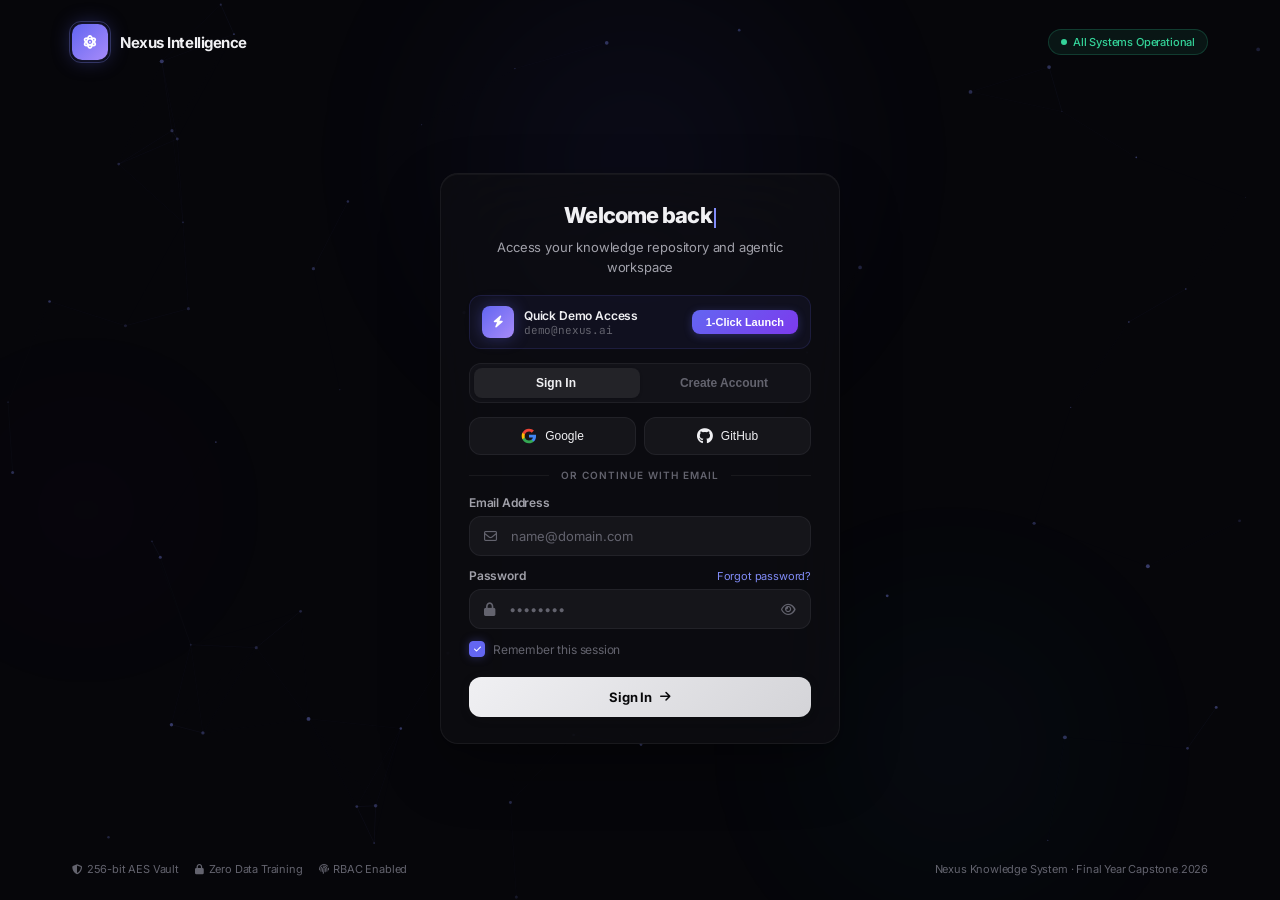
<file: frontend/login.html>
<!DOCTYPE html>
<html lang="en">
<head>
  <meta charset="UTF-8">
  <title>Sign In — Nexus Intelligence</title>
  <meta name="viewport" content="width=device-width, initial-scale=1.0">
  <link rel="preconnect" href="https://fonts.googleapis.com">
  <link rel="preconnect" href="https://fonts.gstatic.com" crossorigin>
  <link href="https://fonts.googleapis.com/css2?family=Inter:wght@300;400;500;600;700;800&family=JetBrains+Mono:wght@400;500&display=swap" rel="stylesheet">
  <link rel="stylesheet" href="https://cdnjs.cloudflare.com/ajax/libs/font-awesome/6.5.1/css/all.min.css">

  <style>
    *, *::before, *::after { margin: 0; padding: 0; box-sizing: border-box; }

    :root {
      --bg-deep: #06060a;
      --bg-card: rgba(14, 14, 18, 0.75);
      --bg-input: rgba(24, 24, 30, 0.8);
      --border-subtle: rgba(255,255,255,0.06);
      --border-hover: rgba(255,255,255,0.12);
      --text-primary: #f0f0f3;
      --text-secondary: #a1a1aa;
      --text-muted: #63636e;
      --accent: #818cf8;
      --accent-vivid: #6366f1;
      --accent-glow: rgba(99,102,241,0.35);
      --success: #34d399;
      --danger: #fb7185;
      --radius: 18px;
      --radius-sm: 12px;
    }

    body {
      min-height: 100vh;
      display: flex;
      flex-direction: column;
      align-items: center;
      justify-content: space-between;
      background: var(--bg-deep);
      color: var(--text-primary);
      font-family: 'Inter', system-ui, -apple-system, sans-serif;
      letter-spacing: -0.011em;
      overflow-x: hidden;
      overflow-y: auto;
      -webkit-font-smoothing: antialiased;
      padding: 0;
    }

    /* ── Canvas Background ── */
    #particleCanvas {
      position: fixed;
      inset: 0;
      z-index: 0;
      pointer-events: none;
    }

    /* ── Ambient Gradient Orbs ── */
    .ambient-orb {
      position: fixed;
      border-radius: 50%;
      filter: blur(100px);
      opacity: 0.3;
      pointer-events: none;
      z-index: 0;
      animation: orbFloat 20s ease-in-out infinite;
    }
    .orb-1 { width: 500px; height: 500px; background: radial-gradient(circle, var(--accent-glow), transparent 70%); top: -10%; left: 30%; animation-delay: 0s; }
    .orb-2 { width: 400px; height: 400px; background: radial-gradient(circle, rgba(56,189,248,0.2), transparent 70%); bottom: -5%; right: 10%; animation-delay: -7s; }
    .orb-3 { width: 300px; height: 300px; background: radial-gradient(circle, rgba(168,85,247,0.15), transparent 70%); top: 40%; left: -5%; animation-delay: -14s; }

    @keyframes orbFloat {
      0%, 100% { transform: translate(0, 0) scale(1); }
      33% { transform: translate(30px, -20px) scale(1.05); }
      66% { transform: translate(-20px, 15px) scale(0.95); }
    }

    /* ── Header (Clean floating logo, no frosted panel) ── */
    .site-header {
      position: relative;
      width: 100%;
      max-width: 1200px;
      z-index: 50;
      padding: 24px 32px 10px;
      display: flex;
      align-items: center;
      justify-content: space-between;
      background: transparent;
      border: none;
      backdrop-filter: none;
    }
    .logo-group {
      display: flex;
      align-items: center;
      gap: 12px;
    }
    .logo-icon {
      width: 36px; height: 36px;
      border-radius: 10px;
      background: linear-gradient(135deg, var(--accent-vivid), #a78bfa);
      display: flex;
      align-items: center;
      justify-content: center;
      color: white;
      font-size: 14px;
      box-shadow: 0 0 20px var(--accent-glow);
      animation: logoPulse 3s ease-in-out infinite;
      position: relative;
    }
    .logo-icon::after {
      content: '';
      position: absolute;
      inset: -3px;
      border-radius: 12px;
      border: 1.5px solid rgba(129,140,248,0.3);
      animation: logoRing 3s ease-in-out infinite;
    }
    @keyframes logoPulse {
      0%, 100% { box-shadow: 0 0 20px var(--accent-glow); }
      50% { box-shadow: 0 0 35px var(--accent-glow), 0 0 60px rgba(99,102,241,0.15); }
    }
    @keyframes logoRing {
      0%, 100% { transform: scale(1); opacity: 0.5; }
      50% { transform: scale(1.15); opacity: 0; }
    }
    .logo-text {
      font-weight: 700;
      font-size: 15px;
      letter-spacing: -0.03em;
    }
    .status-pill {
      display: flex;
      align-items: center;
      gap: 6px;
      padding: 5px 12px;
      border-radius: 20px;
      background: rgba(52,211,153,0.08);
      border: 1px solid rgba(52,211,153,0.2);
      font-size: 11px;
      color: var(--success);
      font-weight: 500;
    }
    .status-dot {
      width: 6px; height: 6px;
      border-radius: 50%;
      background: var(--success);
      animation: dotPulse 2s ease-in-out infinite;
    }
    @keyframes dotPulse {
      0%, 100% { opacity: 1; transform: scale(1); }
      50% { opacity: 0.5; transform: scale(0.8); }
    }

    /* ── Main Card ── */
    .card-wrapper {
      position: relative;
      z-index: 10;
      width: 100%;
      max-width: 440px;
      padding: 16px 20px;
      margin: auto 0;
      perspective: 1000px;
    }

    /* Rotating gradient border */
    .card-glow {
      position: absolute;
      inset: -1.5px;
      border-radius: calc(var(--radius) + 2px);
      background: conic-gradient(
        from var(--glow-angle, 0deg),
        transparent 0%,
        var(--accent-vivid) 10%,
        #a78bfa 20%,
        #38bdf8 30%,
        transparent 40%,
        transparent 100%
      );
      opacity: 0;
      transition: opacity 0.5s ease;
      animation: rotateBorder 4s linear infinite;
      filter: blur(1px);
    }
    .card-wrapper:hover .card-glow { opacity: 0.6; }

    @property --glow-angle {
      syntax: '<angle>';
      initial-value: 0deg;
      inherits: false;
    }
    @keyframes rotateBorder {
      to { --glow-angle: 360deg; }
    }

    .login-card {
      position: relative;
      background: var(--bg-card);
      backdrop-filter: blur(40px) saturate(1.5);
      border: 1px solid var(--border-subtle);
      border-radius: var(--radius);
      padding: 28px 28px 26px;
      box-shadow:
        0 4px 6px rgba(0,0,0,0.1),
        0 24px 60px rgba(0,0,0,0.3),
        inset 0 1px 0 rgba(255,255,255,0.04);
      transform-style: preserve-3d;
      transition: transform 0.4s cubic-bezier(0.03,0.98,0.52,0.99), box-shadow 0.4s ease;
      will-change: transform;
    }
    .login-card:hover {
      box-shadow:
        0 4px 6px rgba(0,0,0,0.1),
        0 30px 80px rgba(0,0,0,0.35),
        0 0 40px rgba(99,102,241,0.08),
        inset 0 1px 0 rgba(255,255,255,0.06);
    }

    /* ── Card Header ── */
    .card-header {
      text-align: center;
      margin-bottom: 18px;
    }
    .card-title {
      font-size: 22px;
      font-weight: 800;
      letter-spacing: -0.04em;
      margin-bottom: 6px;
      min-height: 30px;
    }
    .card-title .cursor-blink {
      display: inline-block;
      width: 2px;
      height: 20px;
      background: var(--accent);
      margin-left: 2px;
      vertical-align: text-bottom;
      animation: blink 1s step-end infinite;
    }
    @keyframes blink {
      50% { opacity: 0; }
    }
    .card-subtitle {
      font-size: 13px;
      color: var(--text-secondary);
      line-height: 1.5;
    }

    /* ── Demo Chip ── */
    .demo-chip {
      display: flex;
      align-items: center;
      justify-content: space-between;
      padding: 10px 12px;
      background: rgba(99,102,241,0.06);
      border: 1px solid rgba(99,102,241,0.15);
      border-radius: var(--radius-sm);
      margin-bottom: 14px;
      transition: all 0.3s ease;
      cursor: default;
    }
    .demo-chip:hover {
      border-color: rgba(99,102,241,0.35);
      background: rgba(99,102,241,0.1);
      transform: translateY(-1px);
    }
    .demo-chip-left {
      display: flex;
      align-items: center;
      gap: 10px;
    }
    .demo-chip-icon {
      width: 32px; height: 32px;
      border-radius: 8px;
      background: linear-gradient(135deg, var(--accent-vivid), #a78bfa);
      display: flex;
      align-items: center;
      justify-content: center;
      color: white;
      font-size: 12px;
      box-shadow: 0 0 16px var(--accent-glow);
    }
    .demo-chip-label { font-size: 12px; font-weight: 600; }
    .demo-chip-email { font-size: 11px; color: var(--text-muted); font-family: 'JetBrains Mono', monospace; }
    .demo-chip-btn {
      padding: 6px 14px;
      font-size: 11px;
      font-weight: 600;
      border: none;
      border-radius: 8px;
      background: linear-gradient(135deg, var(--accent-vivid), #7c3aed);
      color: white;
      cursor: pointer;
      transition: all 0.25s ease;
      box-shadow: 0 2px 8px rgba(99,102,241,0.3);
    }
    .demo-chip-btn:hover {
      transform: translateY(-1px);
      box-shadow: 0 4px 16px rgba(99,102,241,0.45);
    }
    .demo-chip-btn:active { transform: translateY(0); }

    /* ── Tab Switcher ── */
    .tab-bar {
      display: grid;
      grid-template-columns: 1fr 1fr;
      gap: 4px;
      padding: 4px;
      background: rgba(24,24,30,0.6);
      border: 1px solid var(--border-subtle);
      border-radius: var(--radius-sm);
      margin-bottom: 14px;
      position: relative;
    }
    .tab-slider {
      position: absolute;
      top: 4px;
      left: 4px;
      width: calc(50% - 4px);
      height: calc(100% - 8px);
      background: rgba(255,255,255,0.07);
      border-radius: 8px;
      transition: transform 0.35s cubic-bezier(0.4, 0, 0.2, 1);
      box-shadow: 0 1px 3px rgba(0,0,0,0.2);
    }
    .tab-slider.right { transform: translateX(calc(100% + 4px)); }
    .tab-btn {
      position: relative;
      z-index: 1;
      padding: 8px 0;
      font-size: 12px;
      font-weight: 600;
      border: none;
      background: transparent;
      color: var(--text-muted);
      cursor: pointer;
      transition: color 0.3s ease;
      border-radius: 8px;
    }
    .tab-btn.active { color: var(--text-primary); }
    .tab-btn:hover:not(.active) { color: var(--text-secondary); }

    /* ── SSO Buttons ── */
    .sso-row {
      display: grid;
      grid-template-columns: 1fr 1fr;
      gap: 8px;
      margin-bottom: 14px;
    }
    .sso-btn {
      display: flex;
      align-items: center;
      justify-content: center;
      gap: 8px;
      padding: 10px;
      font-size: 12px;
      font-weight: 500;
      border: 1px solid var(--border-subtle);
      border-radius: var(--radius-sm);
      background: var(--bg-input);
      color: var(--text-primary);
      cursor: pointer;
      transition: all 0.25s ease;
      position: relative;
      overflow: hidden;
    }
    .sso-btn::before {
      content: '';
      position: absolute;
      inset: 0;
      background: linear-gradient(135deg, rgba(255,255,255,0.03), transparent);
      opacity: 0;
      transition: opacity 0.25s ease;
    }
    .sso-btn:hover {
      border-color: var(--border-hover);
      transform: translateY(-1px);
      box-shadow: 0 4px 12px rgba(0,0,0,0.2);
    }
    .sso-btn:hover::before { opacity: 1; }
    .sso-btn:active { transform: translateY(0); }
    .sso-btn svg { width: 16px; height: 16px; }

    /* ── Divider ── */
    .divider {
      display: flex;
      align-items: center;
      gap: 12px;
      margin-bottom: 14px;
    }
    .divider::before, .divider::after {
      content: '';
      flex: 1;
      height: 1px;
      background: var(--border-subtle);
    }
    .divider span {
      font-size: 10px;
      font-weight: 600;
      text-transform: uppercase;
      letter-spacing: 0.1em;
      color: var(--text-muted);
    }

    /* ── Error Alert ── */
    .error-alert {
      display: none;
      align-items: flex-start;
      gap: 8px;
      padding: 12px 14px;
      border-radius: var(--radius-sm);
      background: rgba(244,63,94,0.08);
      border: 1px solid rgba(251,113,133,0.2);
      color: var(--danger);
      font-size: 12px;
      margin-bottom: 16px;
      animation: slideDown 0.3s ease-out;
    }
    .error-alert.visible { display: flex; }
    .error-alert i { margin-top: 1px; flex-shrink: 0; }
    @keyframes slideDown {
      from { opacity: 0; transform: translateY(-8px); }
      to { opacity: 1; transform: translateY(0); }
    }

    /* ── Form Fields ── */
    .form-group {
      margin-bottom: 12px;
    }
    .form-group.hidden-field {
      max-height: 0;
      opacity: 0;
      overflow: hidden;
      margin-bottom: 0;
      transition: max-height 0.4s cubic-bezier(0.4,0,0.2,1), opacity 0.3s ease, margin 0.3s ease;
    }
    .form-group.hidden-field.show {
      max-height: 100px;
      opacity: 1;
      margin-bottom: 12px;
    }
    .form-label {
      display: flex;
      align-items: center;
      justify-content: space-between;
      margin-bottom: 6px;
    }
    .form-label label {
      font-size: 12px;
      font-weight: 600;
      color: var(--text-secondary);
    }
    .form-label a {
      font-size: 11px;
      color: var(--accent);
      text-decoration: none;
      transition: color 0.2s ease;
    }
    .form-label a:hover { color: #a5b4fc; }
    .input-wrapper {
      position: relative;
      display: flex;
      align-items: center;
      background: var(--bg-input);
      border: 1px solid var(--border-subtle);
      border-radius: var(--radius-sm);
      transition: all 0.3s ease;
      overflow: hidden;
    }
    .input-wrapper::before {
      content: '';
      position: absolute;
      bottom: 0;
      left: 50%;
      width: 0;
      height: 2px;
      background: linear-gradient(90deg, var(--accent-vivid), #a78bfa);
      transition: all 0.35s cubic-bezier(0.4,0,0.2,1);
      transform: translateX(-50%);
      border-radius: 2px;
    }
    .input-wrapper:focus-within {
      border-color: rgba(99,102,241,0.3);
      box-shadow: 0 0 0 3px rgba(99,102,241,0.08);
    }
    .input-wrapper:focus-within::before {
      width: 100%;
    }
    .input-icon {
      padding-left: 14px;
      color: var(--text-muted);
      font-size: 13px;
      transition: color 0.3s ease;
    }
    .input-wrapper:focus-within .input-icon { color: var(--accent); }
    .input-field {
      flex: 1;
      padding: 11px 14px;
      font-size: 13px;
      font-family: 'Inter', sans-serif;
      background: transparent;
      border: none;
      outline: none;
      color: var(--text-primary);
    }
    .input-field::placeholder { color: var(--text-muted); }
    .eye-toggle {
      padding: 0 14px;
      background: none;
      border: none;
      color: var(--text-muted);
      cursor: pointer;
      transition: color 0.2s ease;
      font-size: 13px;
    }
    .eye-toggle:hover { color: var(--text-secondary); }

    /* ── Strength Bar ── */
    .strength-container {
      max-height: 0;
      opacity: 0;
      overflow: hidden;
      transition: max-height 0.4s ease, opacity 0.3s ease;
    }
    .strength-container.show {
      max-height: 50px;
      opacity: 1;
      margin-top: 8px;
    }
    .strength-track {
      height: 3px;
      background: rgba(255,255,255,0.04);
      border-radius: 3px;
      display: flex;
      gap: 3px;
      overflow: hidden;
    }
    .strength-segment {
      flex: 1;
      height: 100%;
      border-radius: 3px;
      background: rgba(255,255,255,0.06);
      transition: background 0.4s ease, box-shadow 0.4s ease;
    }
    .strength-segment.weak { background: var(--danger); box-shadow: 0 0 8px rgba(251,113,133,0.3); }
    .strength-segment.medium { background: #fbbf24; box-shadow: 0 0 8px rgba(251,191,36,0.3); }
    .strength-segment.strong { background: var(--success); box-shadow: 0 0 8px rgba(52,211,153,0.3); }
    .strength-label {
      font-size: 10px;
      color: var(--text-muted);
      margin-top: 5px;
      transition: color 0.3s ease;
    }

    /* ── Checkbox ── */
    .remember-row {
      display: flex;
      align-items: center;
      gap: 8px;
      margin-bottom: 20px;
    }
    .custom-checkbox {
      position: relative;
      width: 16px;
      height: 16px;
      cursor: pointer;
    }
    .custom-checkbox input {
      position: absolute;
      opacity: 0;
      width: 100%;
      height: 100%;
      cursor: pointer;
    }
    .custom-checkbox .checkmark {
      width: 16px; height: 16px;
      border-radius: 4px;
      border: 1.5px solid rgba(255,255,255,0.15);
      background: var(--bg-input);
      display: flex;
      align-items: center;
      justify-content: center;
      transition: all 0.25s ease;
    }
    .custom-checkbox .checkmark i {
      font-size: 8px;
      color: white;
      opacity: 0;
      transform: scale(0.5);
      transition: all 0.2s ease;
    }
    .custom-checkbox input:checked + .checkmark {
      background: var(--accent-vivid);
      border-color: var(--accent-vivid);
      box-shadow: 0 0 10px var(--accent-glow);
    }
    .custom-checkbox input:checked + .checkmark i {
      opacity: 1;
      transform: scale(1);
    }
    .remember-row span {
      font-size: 12px;
      color: var(--text-muted);
      cursor: pointer;
    }

    /* ── Submit Button ── */
    .submit-btn {
      position: relative;
      width: 100%;
      padding: 12px;
      font-size: 13px;
      font-weight: 700;
      font-family: 'Inter', sans-serif;
      letter-spacing: -0.01em;
      border: none;
      border-radius: var(--radius-sm);
      cursor: pointer;
      overflow: hidden;
      transition: all 0.3s ease;
      display: flex;
      align-items: center;
      justify-content: center;
      gap: 8px;
      background: linear-gradient(135deg, #f0f0f3, #d4d4d8);
      color: #09090b;
      box-shadow: 0 2px 10px rgba(0,0,0,0.2), 0 0 20px rgba(255,255,255,0.03);
    }
    .submit-btn::before {
      content: '';
      position: absolute;
      top: 0;
      left: -100%;
      width: 100%;
      height: 100%;
      background: linear-gradient(90deg, transparent, rgba(255,255,255,0.3), transparent);
      transition: left 0.5s ease;
    }
    .submit-btn:hover {
      transform: translateY(-1px);
      box-shadow: 0 4px 20px rgba(0,0,0,0.3), 0 0 30px rgba(255,255,255,0.05);
    }
    .submit-btn:hover::before { left: 100%; }
    .submit-btn:active { transform: translateY(0); }
    .submit-btn:disabled { opacity: 0.7; cursor: not-allowed; transform: none; }
    .submit-btn .arrow { transition: transform 0.3s ease; }
    .submit-btn:hover .arrow { transform: translateX(3px); }

    /* ── Success Overlay ── */
    .success-overlay {
      position: fixed;
      inset: 0;
      z-index: 1000;
      display: none;
      align-items: center;
      justify-content: center;
      background: rgba(6,6,10,0.85);
      backdrop-filter: blur(20px);
    }
    .success-overlay.active { display: flex; }
    .success-content {
      text-align: center;
      animation: successPop 0.5s cubic-bezier(0.175, 0.885, 0.32, 1.275);
    }
    .success-icon {
      width: 80px; height: 80px;
      border-radius: 50%;
      background: linear-gradient(135deg, var(--accent-vivid), #a78bfa);
      display: flex;
      align-items: center;
      justify-content: center;
      margin: 0 auto 20px;
      box-shadow: 0 0 40px var(--accent-glow), 0 0 80px rgba(99,102,241,0.15);
    }
    .success-icon i { font-size: 32px; color: white; }
    .success-text { font-size: 20px; font-weight: 700; margin-bottom: 6px; }
    .success-sub { font-size: 13px; color: var(--text-secondary); }
    @keyframes successPop {
      from { opacity: 0; transform: scale(0.8) translateY(20px); }
      to { opacity: 1; transform: scale(1) translateY(0); }
    }

    /* ── Confetti Canvas ── */
    #confettiCanvas {
      position: fixed;
      inset: 0;
      z-index: 1001;
      pointer-events: none;
    }

    /* ── Footer ── */
    .site-footer {
      position: relative;
      width: 100%;
      max-width: 1200px;
      z-index: 10;
      padding: 16px 32px 24px;
      display: flex;
      align-items: center;
      justify-content: space-between;
      font-size: 11px;
      color: var(--text-muted);
      border: none;
      background: transparent;
      backdrop-filter: none;
    }
    .trust-badges {
      display: flex;
      gap: 16px;
    }
    .trust-badge {
      display: flex;
      align-items: center;
      gap: 5px;
    }
    .trust-badge i { color: var(--text-muted); font-size: 10px; }

    /* ── Staggered Entrance ── */
    .stagger { opacity: 0; transform: translateY(12px); animation: staggerIn 0.5s ease forwards; }
    .stagger-1 { animation-delay: 0.1s; }
    .stagger-2 { animation-delay: 0.2s; }
    .stagger-3 { animation-delay: 0.3s; }
    .stagger-4 { animation-delay: 0.4s; }
    .stagger-5 { animation-delay: 0.5s; }
    .stagger-6 { animation-delay: 0.6s; }
    .stagger-7 { animation-delay: 0.7s; }
    @keyframes staggerIn {
      to { opacity: 1; transform: translateY(0); }
    }

    /* ── Shake ── */
    @keyframes shake {
      10%, 90% { transform: translate3d(-1px, 0, 0); }
      20%, 80% { transform: translate3d(2px, 0, 0); }
      30%, 50%, 70% { transform: translate3d(-3px, 0, 0); }
      40%, 60% { transform: translate3d(3px, 0, 0); }
    }
    .shake-it { animation: shake 0.4s cubic-bezier(.36,.07,.19,.97) both; }

    /* ── Responsive ── */
    @media (max-width: 480px) {
      .site-header { padding: 16px 20px 8px; }
      .site-footer { padding: 12px 20px 20px; flex-direction: column; gap: 8px; text-align: center; }
      .login-card { padding: 22px 18px 20px; }
      .card-title { font-size: 19px; }
      .trust-badges { flex-direction: column; gap: 4px; }
    }

    /* ── Custom Spaceship Cursor & FX ── */
    html, body, button, a, input, select, textarea, [role="button"], label {
      cursor: none !important;
    }

    @media (pointer: coarse) {
      html, body, button, a, input, select, textarea, [role="button"], label {
        cursor: auto !important;
      }
      #spaceshipCursor, #cursorTrailCanvas {
        display: none !important;
      }
    }

    #cursorTrailCanvas {
      position: fixed;
      top: 0;
      left: 0;
      width: 100vw;
      height: 100vh;
      pointer-events: none;
      z-index: 9998;
    }

    #spaceshipCursor {
      position: fixed;
      top: 0;
      left: 0;
      width: 32px;
      height: 32px;
      margin-left: -16px;
      margin-top: -16px;
      pointer-events: none;
      z-index: 9999;
      transform: translate3d(-100px, -100px, 0);
      opacity: 0;
      transition: opacity 0.3s cubic-bezier(0.16, 1, 0.3, 1);
      will-change: transform;
    }

    #spaceshipCursor.active {
      opacity: 1;
    }

    .ship-wrapper {
      position: relative;
      width: 100%;
      height: 100%;
      transform-origin: 50% 50%;
      will-change: transform;
    }

    .ship-model {
      width: 100%;
      height: 100%;
      display: block;
      filter: drop-shadow(0 0 5px rgba(99, 102, 241, 0.75)) drop-shadow(0 0 12px rgba(56, 189, 248, 0.45));
      transition: transform 0.2s cubic-bezier(0.175, 0.885, 0.32, 1.275), filter 0.2s ease;
    }

    /* Reticle ring around craft when hovering interactive items */
    .ship-reticle {
      position: absolute;
      inset: -6px;
      border: 1px dashed rgba(56, 189, 248, 0.7);
      border-radius: 50%;
      opacity: 0;
      transform: scale(0.6) rotate(0deg);
      transition: opacity 0.25s ease, transform 0.25s cubic-bezier(0.175, 0.885, 0.32, 1.275);
      animation: spinReticle 6s linear infinite;
      box-shadow: 0 0 10px rgba(56, 189, 248, 0.2);
    }

    @keyframes spinReticle {
      to { transform: scale(1) rotate(360deg); }
    }

    #spaceshipCursor.hovering .ship-reticle {
      opacity: 1;
      transform: scale(1) rotate(45deg);
    }

    #spaceshipCursor.hovering .ship-model {
      transform: scale(1.22);
      filter: drop-shadow(0 0 8px rgba(56, 189, 248, 0.95)) drop-shadow(0 0 20px rgba(129, 140, 248, 0.85));
    }

    /* Animated ion engine flame */
    .ship-thruster {
      position: absolute;
      bottom: -3px;
      left: 50%;
      transform: translateX(-50%);
      width: 8px;
      height: 12px;
      background: linear-gradient(to bottom, #38bdf8, #818cf8 60%, transparent);
      border-radius: 50%;
      filter: blur(1px);
      opacity: 0.85;
      animation: flamePulse 0.12s ease-in-out infinite alternate;
      pointer-events: none;
    }

    #spaceshipCursor.hovering .ship-thruster {
      height: 18px;
      width: 10px;
      opacity: 1;
      background: linear-gradient(to bottom, #67e8f9, #c084fc 70%, transparent);
    }

    @keyframes flamePulse {
      0% { transform: translateX(-50%) scaleY(0.85); opacity: 0.75; }
      100% { transform: translateX(-50%) scaleY(1.35); opacity: 1; }
    }

    /* Mini warp shockwave on click */
    .warp-wave {
      position: fixed;
      width: 14px;
      height: 14px;
      border-radius: 50%;
      border: 1.5px solid #38bdf8;
      pointer-events: none;
      z-index: 9997;
      transform: translate(-50%, -50%) scale(0.5);
      animation: warpExpand 0.4s cubic-bezier(0.1, 0.8, 0.3, 1) forwards;
      box-shadow: 0 0 12px rgba(56, 189, 248, 0.7);
    }

    @keyframes warpExpand {
      0% {
        transform: translate(-50%, -50%) scale(0.5);
        opacity: 1;
        border-color: #67e8f9;
      }
      100% {
        transform: translate(-50%, -50%) scale(5);
        opacity: 0;
        border-color: #a855f7;
      }
    }
  </style>
</head>
<body>

  <!-- Custom Spaceship Cursor & Ion Plume Trail Canvas -->
  <canvas id="cursorTrailCanvas"></canvas>
  <div id="spaceshipCursor">
    <div class="ship-reticle"></div>
    <div class="ship-wrapper" id="shipWrapper">
      <svg class="ship-model" viewBox="0 0 32 32" fill="none" xmlns="http://www.w3.org/2000/svg">
        <defs>
          <linearGradient id="shipHull" x1="16" y1="2" x2="16" y2="28" gradientUnits="userSpaceOnUse">
            <stop offset="0%" stop-color="#ffffff" />
            <stop offset="45%" stop-color="#cbd5e1" />
            <stop offset="100%" stop-color="#334155" />
          </linearGradient>
          <linearGradient id="shipWing" x1="16" y1="10" x2="16" y2="28" gradientUnits="userSpaceOnUse">
            <stop offset="0%" stop-color="#6366f1" />
            <stop offset="60%" stop-color="#4338ca" />
            <stop offset="100%" stop-color="#1e1b4b" />
          </linearGradient>
          <linearGradient id="shipGlass" x1="16" y1="7" x2="16" y2="16" gradientUnits="userSpaceOnUse">
            <stop offset="0%" stop-color="#67e8f9" />
            <stop offset="100%" stop-color="#0284c7" />
          </linearGradient>
        </defs>

        <!-- Main Wing Delta -->
        <path d="M16 2.5 L22 16 L29 22.5 L24 23.5 L20.5 27 L16 24.5 L11.5 27 L8 23.5 L3 22.5 L10 16 Z" fill="url(#shipWing)" stroke="rgba(255,255,255,0.25)" stroke-width="0.7" stroke-linejoin="round" />

        <!-- Wing Energy Edges (Cyan glow lines) -->
        <path d="M16 2.5 L29 22.5 L24.5 23.5 L16 15 Z" fill="rgba(56, 189, 248, 0.28)" />
        <path d="M16 2.5 L3 22.5 L7.5 23.5 L16 15 Z" fill="rgba(56, 189, 248, 0.28)" />

        <!-- Center Fuselage Core -->
        <path d="M16 1.5 L19.5 14 L18 24.5 L16 23.5 L14 24.5 L12.5 14 Z" fill="url(#shipHull)" stroke="#94a3b8" stroke-width="0.5" stroke-linejoin="round" />

        <!-- Cockpit Glass Canopy -->
        <path d="M16 6.5 L18 13.5 L16 16.5 L14 13.5 Z" fill="url(#shipGlass)" />
        <path d="M15.2 8 L16 6.8 L16.8 8 L16 12 Z" fill="#ffffff" opacity="0.75" />

        <!-- Twin Thruster Engine Ports -->
        <rect x="13.2" y="24" width="1.8" height="2.5" rx="0.5" fill="#38bdf8" />
        <rect x="17" y="24" width="1.8" height="2.5" rx="0.5" fill="#38bdf8" />
      </svg>
      <div class="ship-thruster"></div>
    </div>
  </div>

  <!-- Ambient Gradient Orbs -->
  <div class="ambient-orb orb-1"></div>
  <div class="ambient-orb orb-2"></div>
  <div class="ambient-orb orb-3"></div>

  <!-- Particle Mesh Canvas -->
  <canvas id="particleCanvas"></canvas>

  <!-- Header -->
  <header class="site-header">
    <div class="logo-group">
      <div class="logo-icon"><i class="fa-solid fa-atom"></i></div>
      <span class="logo-text">Nexus Intelligence</span>
    </div>
    <div class="status-pill">
      <span class="status-dot"></span>
      All Systems Operational
    </div>
  </header>

  <!-- Success Overlay -->
  <div class="success-overlay" id="successOverlay">
    <canvas id="confettiCanvas"></canvas>
    <div class="success-content">
      <div class="success-icon"><i class="fa-solid fa-check"></i></div>
      <div class="success-text">Welcome to Nexus</div>
      <div class="success-sub">Initializing your workspace…</div>
    </div>
  </div>

  <!-- Main Card -->
  <div class="card-wrapper" id="cardWrapper">
    <div class="card-glow"></div>
    <div class="login-card" id="loginCard">

      <!-- Header -->
      <div class="card-header stagger stagger-1">
        <div class="card-title" id="cardTitle">
          <span id="typedText"></span><span class="cursor-blink" id="cursorBlink"></span>
        </div>
        <div class="card-subtitle" id="cardSubtitle">Access your knowledge repository and agentic workspace</div>
      </div>

      <!-- Demo Chip -->
      <div class="demo-chip stagger stagger-2">
        <div class="demo-chip-left">
          <div class="demo-chip-icon"><i class="fa-solid fa-bolt"></i></div>
          <div>
            <div class="demo-chip-label">Quick Demo Access</div>
            <div class="demo-chip-email">demo@nexus.ai</div>
          </div>
        </div>
        <button class="demo-chip-btn" onclick="fillAndSubmitDemo()">1-Click Launch</button>
      </div>

      <!-- Tab Switcher -->
      <div class="tab-bar stagger stagger-3">
        <div class="tab-slider" id="tabSlider"></div>
        <button class="tab-btn active" id="tabSignin" onclick="setAuthMode('signin')">Sign In</button>
        <button class="tab-btn" id="tabSignup" onclick="setAuthMode('signup')">Create Account</button>
      </div>

      <!-- SSO -->
      <div class="sso-row stagger stagger-4">
        <button class="sso-btn" onclick="simulateSSO('Google')">
          <svg viewBox="0 0 24 24">
            <path fill="#4285F4" d="M22.56 12.25c0-.78-.07-1.53-.2-2.25H12v4.26h5.92c-.26 1.37-1.04 2.53-2.21 3.31v2.77h3.57c2.08-1.92 3.28-4.74 3.28-8.09z"/>
            <path fill="#34A853" d="M12 23c2.97 0 5.46-.98 7.28-2.66l-3.57-2.77c-.98.66-2.23 1.06-3.71 1.06-2.86 0-5.29-1.93-6.16-4.53H2.18v2.84C3.99 20.53 7.7 23 12 23z"/>
            <path fill="#FBBC05" d="M5.84 14.09c-.22-.66-.35-1.36-.35-2.09s.13-1.43.35-2.09V7.06H2.18C1.43 8.55 1 10.22 1 12s.43 3.45 1.18 4.94l2.85-2.22.81-.63z"/>
            <path fill="#EA4335" d="M12 5.38c1.62 0 3.06.56 4.21 1.64l3.15-3.15C17.45 2.09 14.97 1 12 1 7.7 1 3.99 3.47 2.18 7.06l3.66 2.84c.87-2.6 3.3-4.52 6.16-4.52z"/>
          </svg>
          Google
        </button>
        <button class="sso-btn" onclick="simulateSSO('GitHub')">
          <i class="fa-brands fa-github" style="font-size:16px"></i>
          GitHub
        </button>
      </div>

      <!-- Divider -->
      <div class="divider stagger stagger-5"><span>or continue with email</span></div>

      <!-- Error Alert -->
      <div class="error-alert" id="errorAlert">
        <i class="fa-solid fa-circle-exclamation"></i>
        <span id="errorMessage">Invalid credentials</span>
      </div>

      <!-- Form -->
      <form id="authForm" onsubmit="handleAuthSubmit(event)">

        <!-- Name (signup only) -->
        <div class="form-group hidden-field" id="nameFieldGroup">
          <div class="form-label"><label>Full Name</label></div>
          <div class="input-wrapper">
            <i class="fa-regular fa-user input-icon"></i>
            <input type="text" id="nameInput" placeholder="Jane Doe" class="input-field" autocomplete="name">
          </div>
        </div>

        <!-- Email -->
        <div class="form-group stagger stagger-5">
          <div class="form-label"><label>Email Address</label></div>
          <div class="input-wrapper">
            <i class="fa-regular fa-envelope input-icon"></i>
            <input type="email" id="emailInput" required placeholder="name@domain.com" class="input-field" autocomplete="email">
          </div>
        </div>

        <!-- Password -->
        <div class="form-group stagger stagger-6">
          <div class="form-label">
            <label>Password</label>
            <a href="#" id="forgotLink" onclick="alert('Password reset instructions will be sent to your email.'); return false;">Forgot password?</a>
          </div>
          <div class="input-wrapper">
            <i class="fa-solid fa-lock input-icon"></i>
            <input type="password" id="passwordInput" required placeholder="••••••••" class="input-field" autocomplete="current-password"
                   oninput="checkPasswordStrength(this.value)">
            <button type="button" class="eye-toggle" onclick="togglePasswordVisibility()">
              <i id="eyeIcon" class="fa-regular fa-eye"></i>
            </button>
          </div>

          <!-- Strength -->
          <div class="strength-container" id="strengthContainer">
            <div class="strength-track">
              <div class="strength-segment" id="seg1"></div>
              <div class="strength-segment" id="seg2"></div>
              <div class="strength-segment" id="seg3"></div>
            </div>
            <div class="strength-label" id="strengthLabel">Minimum 6 characters</div>
          </div>
        </div>

        <!-- Remember -->
        <div class="remember-row stagger stagger-7">
          <label class="custom-checkbox">
            <input type="checkbox" id="rememberMe" checked>
            <div class="checkmark"><i class="fa-solid fa-check"></i></div>
          </label>
          <span onclick="document.getElementById('rememberMe').click()">Remember this session</span>
        </div>

        <!-- Submit -->
        <button type="submit" class="submit-btn stagger stagger-7" id="submitBtn">
          <span id="btnText">Sign In</span>
          <i class="fa-solid fa-arrow-right arrow" style="font-size:12px"></i>
        </button>
      </form>

    </div>
  </div>

  <!-- Footer -->
  <footer class="site-footer">
    <div class="trust-badges">
      <div class="trust-badge"><i class="fa-solid fa-shield-halved"></i> 256-bit AES Vault</div>
      <div class="trust-badge"><i class="fa-solid fa-lock"></i> Zero Data Training</div>
      <div class="trust-badge"><i class="fa-solid fa-fingerprint"></i> RBAC Enabled</div>
    </div>
    <div>Nexus Knowledge System · Final Year Capstone 2026</div>
  </footer>

  <script>
    /* ═══════════════════════════════════════
       CONFIGURATION
    ═══════════════════════════════════════ */
    const API_BASE = (window.location.protocol.startsWith('http') && window.location.port)
      ? window.location.origin
      : "http://127.0.0.1:8000";

    let currentMode = 'signin';

    // Redirect if logged in
    if (localStorage.getItem("nexus_user")) {
      window.location.href = "/";
    }

    /* ═══════════════════════════════════════
       PARTICLE MESH BACKGROUND
    ═══════════════════════════════════════ */
    (function initParticles() {
      const canvas = document.getElementById('particleCanvas');
      const ctx = canvas.getContext('2d');
      let particles = [];
      let mouse = { x: -1000, y: -1000 };
      let animId;

      function resize() {
        canvas.width = window.innerWidth;
        canvas.height = window.innerHeight;
      }
      resize();
      window.addEventListener('resize', resize);
      document.addEventListener('mousemove', e => { mouse.x = e.clientX; mouse.y = e.clientY; });

      const PARTICLE_COUNT = Math.min(80, Math.floor(window.innerWidth * window.innerHeight / 18000));
      const CONNECT_DIST = 140;
      const MOUSE_DIST = 200;

      class Particle {
        constructor() {
          this.x = Math.random() * canvas.width;
          this.y = Math.random() * canvas.height;
          this.vx = (Math.random() - 0.5) * 0.4;
          this.vy = (Math.random() - 0.5) * 0.4;
          this.radius = Math.random() * 1.5 + 0.5;
          this.baseAlpha = Math.random() * 0.3 + 0.1;
        }
        update() {
          this.x += this.vx;
          this.y += this.vy;
          if (this.x < 0 || this.x > canvas.width) this.vx *= -1;
          if (this.y < 0 || this.y > canvas.height) this.vy *= -1;

          // Mouse repulsion
          const dx = this.x - mouse.x;
          const dy = this.y - mouse.y;
          const dist = Math.sqrt(dx * dx + dy * dy);
          if (dist < MOUSE_DIST) {
            const force = (MOUSE_DIST - dist) / MOUSE_DIST * 0.02;
            this.vx += dx * force;
            this.vy += dy * force;
          }
          // Damping
          this.vx *= 0.99;
          this.vy *= 0.99;
        }
        draw() {
          ctx.beginPath();
          ctx.arc(this.x, this.y, this.radius, 0, Math.PI * 2);
          ctx.fillStyle = `rgba(129, 140, 248, ${this.baseAlpha})`;
          ctx.fill();
        }
      }

      for (let i = 0; i < PARTICLE_COUNT; i++) particles.push(new Particle());

      function animate() {
        ctx.clearRect(0, 0, canvas.width, canvas.height);
        particles.forEach(p => { p.update(); p.draw(); });

        // Draw connections
        for (let i = 0; i < particles.length; i++) {
          for (let j = i + 1; j < particles.length; j++) {
            const dx = particles[i].x - particles[j].x;
            const dy = particles[i].y - particles[j].y;
            const dist = Math.sqrt(dx * dx + dy * dy);
            if (dist < CONNECT_DIST) {
              const alpha = (1 - dist / CONNECT_DIST) * 0.12;
              ctx.beginPath();
              ctx.moveTo(particles[i].x, particles[i].y);
              ctx.lineTo(particles[j].x, particles[j].y);
              ctx.strokeStyle = `rgba(129, 140, 248, ${alpha})`;
              ctx.lineWidth = 0.5;
              ctx.stroke();
            }
          }
        }

        // Mouse connections
        particles.forEach(p => {
          const dx = p.x - mouse.x;
          const dy = p.y - mouse.y;
          const dist = Math.sqrt(dx * dx + dy * dy);
          if (dist < MOUSE_DIST) {
            const alpha = (1 - dist / MOUSE_DIST) * 0.25;
            ctx.beginPath();
            ctx.moveTo(p.x, p.y);
            ctx.lineTo(mouse.x, mouse.y);
            ctx.strokeStyle = `rgba(167, 139, 250, ${alpha})`;
            ctx.lineWidth = 0.8;
            ctx.stroke();
          }
        });

        animId = requestAnimationFrame(animate);
      }
      animate();
    })();

    /* ═══════════════════════════════════════
       PARALLAX TILT EFFECT
    ═══════════════════════════════════════ */
    (function initTilt() {
      const wrapper = document.getElementById('cardWrapper');
      const card = document.getElementById('loginCard');

      wrapper.addEventListener('mousemove', e => {
        const rect = wrapper.getBoundingClientRect();
        const x = (e.clientX - rect.left) / rect.width - 0.5;
        const y = (e.clientY - rect.top) / rect.height - 0.5;
        card.style.transform = `rotateY(${x * 6}deg) rotateX(${-y * 6}deg) translateZ(10px)`;
      });

      wrapper.addEventListener('mouseleave', () => {
        card.style.transform = 'rotateY(0deg) rotateX(0deg) translateZ(0px)';
      });
    })();

    /* ═══════════════════════════════════════
       TYPING EFFECT
    ═══════════════════════════════════════ */
    function typeText(text, elementId, callback) {
      const el = document.getElementById(elementId);
      el.textContent = '';
      let i = 0;
      function type() {
        if (i < text.length) {
          el.textContent += text.charAt(i);
          i++;
          setTimeout(type, 45 + Math.random() * 30);
        } else {
          // Hide cursor after typing
          setTimeout(() => {
            const cursor = document.getElementById('cursorBlink');
            if (cursor) cursor.style.opacity = '0';
          }, 1500);
          if (callback) callback();
        }
      }
      type();
    }
    // Start typing on load
    window.addEventListener('load', () => {
      typeText('Welcome back', 'typedText');
    });

    /* ═══════════════════════════════════════
       AUTH MODE SWITCHER
    ═══════════════════════════════════════ */
    function setAuthMode(mode) {
      currentMode = mode;
      hideError();

      const slider = document.getElementById('tabSlider');
      const tabIn = document.getElementById('tabSignin');
      const tabUp = document.getElementById('tabSignup');
      const nameGroup = document.getElementById('nameFieldGroup');
      const strengthC = document.getElementById('strengthContainer');
      const forgotLink = document.getElementById('forgotLink');
      const subtitle = document.getElementById('cardSubtitle');
      const btnText = document.getElementById('btnText');
      const cursor = document.getElementById('cursorBlink');

      if (mode === 'signin') {
        slider.classList.remove('right');
        tabIn.classList.add('active');
        tabUp.classList.remove('active');
        nameGroup.classList.remove('show');
        strengthC.classList.remove('show');
        forgotLink.style.display = '';
        subtitle.textContent = 'Access your knowledge repository and agentic workspace';
        btnText.textContent = 'Sign In';

        cursor.style.opacity = '1';
        typeText('Welcome back', 'typedText');
      } else {
        slider.classList.add('right');
        tabUp.classList.add('active');
        tabIn.classList.remove('active');
        nameGroup.classList.add('show');
        strengthC.classList.add('show');
        forgotLink.style.display = 'none';
        subtitle.textContent = 'Start chatting with your documents in seconds';
        btnText.textContent = 'Create Account';

        cursor.style.opacity = '1';
        typeText('Create an account', 'typedText');
      }
    }

    /* ═══════════════════════════════════════
       PASSWORD VISIBILITY
    ═══════════════════════════════════════ */
    function togglePasswordVisibility() {
      const pwd = document.getElementById('passwordInput');
      const eye = document.getElementById('eyeIcon');
      if (pwd.type === 'password') {
        pwd.type = 'text';
        eye.className = 'fa-regular fa-eye-slash';
      } else {
        pwd.type = 'password';
        eye.className = 'fa-regular fa-eye';
      }
    }

    /* ═══════════════════════════════════════
       PASSWORD STRENGTH
    ═══════════════════════════════════════ */
    function checkPasswordStrength(val) {
      if (currentMode !== 'signup') return;
      const s1 = document.getElementById('seg1');
      const s2 = document.getElementById('seg2');
      const s3 = document.getElementById('seg3');
      const lbl = document.getElementById('strengthLabel');

      s1.className = 'strength-segment';
      s2.className = 'strength-segment';
      s3.className = 'strength-segment';

      if (!val) { lbl.textContent = 'Minimum 6 characters'; return; }

      let score = 0;
      if (val.length >= 6) score++;
      if (val.length >= 10) score++;
      if (/[A-Z]/.test(val) && /[0-9]/.test(val) && /[^a-zA-Z0-9]/.test(val)) score++;

      if (score <= 1) {
        s1.classList.add('weak');
        lbl.textContent = 'Weak — add numbers & symbols';
        lbl.style.color = 'var(--danger)';
      } else if (score === 2) {
        s1.classList.add('medium');
        s2.classList.add('medium');
        lbl.textContent = 'Good strength';
        lbl.style.color = '#fbbf24';
      } else {
        s1.classList.add('strong');
        s2.classList.add('strong');
        s3.classList.add('strong');
        lbl.textContent = 'Excellent — enterprise grade';
        lbl.style.color = 'var(--success)';
      }
    }

    /* ═══════════════════════════════════════
       ERROR HANDLING
    ═══════════════════════════════════════ */
    function showError(msg) {
      const el = document.getElementById('errorAlert');
      document.getElementById('errorMessage').textContent = msg;
      el.classList.add('visible');

      const card = document.getElementById('loginCard');
      card.classList.remove('shake-it');
      void card.offsetWidth;
      card.classList.add('shake-it');
    }
    function hideError() {
      document.getElementById('errorAlert').classList.remove('visible');
    }

    /* ═══════════════════════════════════════
       CONFETTI BURST
    ═══════════════════════════════════════ */
    function fireConfetti() {
      const canvas = document.getElementById('confettiCanvas');
      const ctx = canvas.getContext('2d');
      canvas.width = window.innerWidth;
      canvas.height = window.innerHeight;

      const pieces = [];
      const colors = ['#818cf8', '#a78bfa', '#38bdf8', '#34d399', '#fbbf24', '#fb7185', '#f0f0f3'];

      for (let i = 0; i < 120; i++) {
        pieces.push({
          x: canvas.width / 2,
          y: canvas.height / 2,
          vx: (Math.random() - 0.5) * 16,
          vy: (Math.random() - 0.5) * 16 - 4,
          w: Math.random() * 8 + 3,
          h: Math.random() * 4 + 2,
          color: colors[Math.floor(Math.random() * colors.length)],
          rotation: Math.random() * 360,
          rotSpeed: (Math.random() - 0.5) * 12,
          gravity: 0.15 + Math.random() * 0.1,
          alpha: 1,
        });
      }

      let frame = 0;
      function draw() {
        ctx.clearRect(0, 0, canvas.width, canvas.height);
        let alive = false;
        pieces.forEach(p => {
          p.vy += p.gravity;
          p.x += p.vx;
          p.y += p.vy;
          p.rotation += p.rotSpeed;
          p.vx *= 0.98;
          if (frame > 40) p.alpha -= 0.015;
          if (p.alpha <= 0) return;
          alive = true;
          ctx.save();
          ctx.translate(p.x, p.y);
          ctx.rotate(p.rotation * Math.PI / 180);
          ctx.globalAlpha = Math.max(0, p.alpha);
          ctx.fillStyle = p.color;
          ctx.fillRect(-p.w / 2, -p.h / 2, p.w, p.h);
          ctx.restore();
        });
        frame++;
        if (alive) requestAnimationFrame(draw);
      }
      draw();
    }

    /* ═══════════════════════════════════════
       SHOW SUCCESS SCREEN
    ═══════════════════════════════════════ */
    function showSuccess(name) {
      const overlay = document.getElementById('successOverlay');
      overlay.querySelector('.success-text').textContent = `Welcome, ${name || 'Researcher'}`;
      overlay.classList.add('active');
      fireConfetti();
    }

    /* ═══════════════════════════════════════
       FORM SUBMISSION
    ═══════════════════════════════════════ */
    async function handleAuthSubmit(e) {
      e.preventDefault();
      hideError();

      const email = document.getElementById('emailInput').value.trim();
      const password = document.getElementById('passwordInput').value;
      const name = document.getElementById('nameInput').value.trim();
      const btn = document.getElementById('submitBtn');
      const btnText = document.getElementById('btnText');

      if (!email || !password) { showError('Please enter both email and password.'); return; }

      btn.disabled = true;
      btnText.innerHTML = '<i class="fa-solid fa-circle-notch fa-spin" style="margin-right:6px"></i> Authenticating…';

      try {
        let endpoint = `${API_BASE}/api/auth/login`;
        let payload = { email, password };

        if (currentMode === 'signup') {
          if (!name) {
            showError('Please provide your full name.');
            btn.disabled = false;
            btnText.textContent = 'Create Account';
            return;
          }
          endpoint = `${API_BASE}/api/auth/register`;
          payload = { name, email, password };
        }

        const res = await fetch(endpoint, {
          method: 'POST',
          headers: { 'Content-Type': 'application/json' },
          body: JSON.stringify(payload),
        });

        const data = await res.json();

        if (res.ok && data.status === 'success') {
          localStorage.setItem('nexus_user', JSON.stringify(data.user));
          localStorage.setItem('nexus_token', data.token);

          showSuccess(data.user?.name || name || email.split('@')[0]);

          setTimeout(() => { window.location.href = '/'; }, 1800);
        } else {
          showError(data.detail || 'Authentication failed. Verify your credentials.');
          btn.disabled = false;
          btnText.textContent = currentMode === 'signin' ? 'Sign In' : 'Create Account';
        }
      } catch (err) {
        showError(`Connection error: ${err.message}`);
        btn.disabled = false;
        btnText.textContent = currentMode === 'signin' ? 'Sign In' : 'Create Account';
      }
    }

    /* ═══════════════════════════════════════
       DEMO & SSO
    ═══════════════════════════════════════ */
    function fillAndSubmitDemo() {
      setAuthMode('signin');
      document.getElementById('emailInput').value = 'demo@nexus.ai';
      document.getElementById('passwordInput').value = 'nexus123';
      // Slight delay for visual feedback
      setTimeout(() => {
        document.getElementById('authForm').dispatchEvent(new Event('submit', { cancelable: true }));
      }, 150);
    }

    function simulateSSO(provider) {
      hideError();
      const btn = document.getElementById('submitBtn');
      const btnText = document.getElementById('btnText');
      btn.disabled = true;
      btnText.innerHTML = `<i class="fa-solid fa-circle-notch fa-spin" style="margin-right:6px"></i> Connecting to ${provider}…`;

      setTimeout(() => {
        const ssoUser = {
          id: 99,
          name: `${provider} Researcher`,
          email: `user@${provider.toLowerCase()}.com`,
          role: 'Enterprise User',
        };
        localStorage.setItem('nexus_user', JSON.stringify(ssoUser));
        localStorage.setItem('nexus_token', `nexus_sso_${provider.toLowerCase()}_token`);

        showSuccess(ssoUser.name);
        setTimeout(() => { window.location.href = '/'; }, 1800);
      }, 900);
    }

    /* ═══════════════════════════════════════
       SPACESHIP CURSOR & ION PLUME ENGINE
    ═══════════════════════════════════════ */
    (function initSpaceshipCursor() {
      // Don't initialize on touch screens
      if (window.matchMedia('(pointer: coarse)').matches) return;

      const cursorEl = document.getElementById('spaceshipCursor');
      const shipWrapper = document.getElementById('shipWrapper');
      const trailCanvas = document.getElementById('cursorTrailCanvas');
      if (!cursorEl || !shipWrapper || !trailCanvas) return;

      const ctx = trailCanvas.getContext('2d');
      function resizeTrail() {
        trailCanvas.width = window.innerWidth;
        trailCanvas.height = window.innerHeight;
      }
      resizeTrail();
      window.addEventListener('resize', resizeTrail);

      let mouseX = -100, mouseY = -100;
      let targetAngle = 0;
      let currentAngle = 0;
      let lastMoveTime = 0;
      const particles = [];

      class IonParticle {
        constructor(x, y, angle, speed) {
          this.x = x;
          this.y = y;
          const spread = (Math.random() - 0.5) * 0.7;
          const particleSpeed = Math.random() * 2 + 1.2 + Math.min(speed * 0.12, 4);
          // Emitted backward opposite to flight angle
          this.vx = -Math.sin(angle + spread) * particleSpeed;
          this.vy = Math.cos(angle + spread) * particleSpeed;
          this.radius = Math.random() * 2.2 + 1.0;
          this.alpha = 1.0;
          this.decay = Math.random() * 0.035 + 0.025;
          this.color = Math.random() > 0.35 ? '#38bdf8' : '#818cf8';
        }
        update() {
          this.x += this.vx;
          this.y += this.vy;
          this.vx *= 0.95;
          this.vy *= 0.95;
          this.alpha -= this.decay;
        }
        draw(context) {
          context.save();
          context.globalAlpha = Math.max(0, this.alpha);
          context.shadowBlur = 8;
          context.shadowColor = this.color;
          context.fillStyle = this.color;
          context.beginPath();
          context.arc(this.x, this.y, this.radius, 0, Math.PI * 2);
          context.fill();
          context.restore();
        }
      }

      function spawnIonParticles(count, speed) {
        // Rear thruster exhaust location
        const engineX = mouseX - Math.sin(currentAngle) * 12;
        const engineY = mouseY + Math.cos(currentAngle) * 12;
        for (let i = 0; i < count; i++) {
          particles.push(new IonParticle(
            engineX + (Math.random() - 0.5) * 4,
            engineY + (Math.random() - 0.5) * 4,
            currentAngle,
            speed
          ));
        }
      }

      document.addEventListener('mousemove', e => {
        cursorEl.classList.add('active');
        const now = performance.now();
        const dx = e.clientX - mouseX;
        const dy = e.clientY - mouseY;
        const dist = Math.hypot(dx, dy);

        mouseX = e.clientX;
        mouseY = e.clientY;

        // Position craft nose precisely at cursor coordinates with zero lag
        cursorEl.style.transform = `translate3d(${mouseX}px, ${mouseY}px, 0)`;

        if (dist > 1.2) {
          // Angle of movement (+ Math.PI/2 because craft SVG nose points UP)
          targetAngle = Math.atan2(dy, dx) + Math.PI / 2;
          lastMoveTime = now;

          // Spawn glowing ion drive exhaust particles
          const spawnCount = dist > 14 ? 2 : 1;
          spawnIonParticles(spawnCount, dist);
        }

        // Target reticle & shield HUD on hover over clickable elements
        const interactiveTarget = e.target.closest('button, a, input, select, textarea, .tab-btn, .sso-btn, .demo-chip-btn, .custom-checkbox, [role="button"], label');
        if (interactiveTarget) {
          cursorEl.classList.add('hovering');
        } else {
          cursorEl.classList.remove('hovering');
        }
      });

      document.addEventListener('mouseleave', () => {
        cursorEl.classList.remove('active');
      });

      document.addEventListener('mouseenter', () => {
        cursorEl.classList.add('active');
      });

      // Warp pulse wave on click
      document.addEventListener('mousedown', e => {
        const wave = document.createElement('div');
        wave.className = 'warp-wave';
        wave.style.left = `${e.clientX}px`;
        wave.style.top = `${e.clientY}px`;
        document.body.appendChild(wave);
        setTimeout(() => wave.remove(), 450);

        // Burst of ion sparks
        spawnIonParticles(8, 10);
      });

      function render() {
        // Smooth rotation angle interpolation without 360-deg flip
        let diff = targetAngle - currentAngle;
        while (diff < -Math.PI) diff += Math.PI * 2;
        while (diff > Math.PI) diff -= Math.PI * 2;
        currentAngle += diff * 0.26;

        // Idle orientation: after 260ms of stillness, gently tilt forward-left (-25 deg)
        if (performance.now() - lastMoveTime > 260) {
          const idleAngle = -Math.PI / 7;
          let idleDiff = idleAngle - targetAngle;
          while (idleDiff < -Math.PI) idleDiff += Math.PI * 2;
          while (idleDiff > Math.PI) idleDiff -= Math.PI * 2;
          targetAngle += idleDiff * 0.04;
        }

        shipWrapper.style.transform = `rotate(${currentAngle}rad)`;

        // Clear and draw particles
        ctx.clearRect(0, 0, trailCanvas.width, trailCanvas.height);
        for (let i = particles.length - 1; i >= 0; i--) {
          const p = particles[i];
          p.update();
          if (p.alpha <= 0) {
            particles.splice(i, 1);
          } else {
            p.draw(ctx);
          }
        }

        requestAnimationFrame(render);
      }
      requestAnimationFrame(render);
    })();
  </script>
</body>
</html>
</file>
